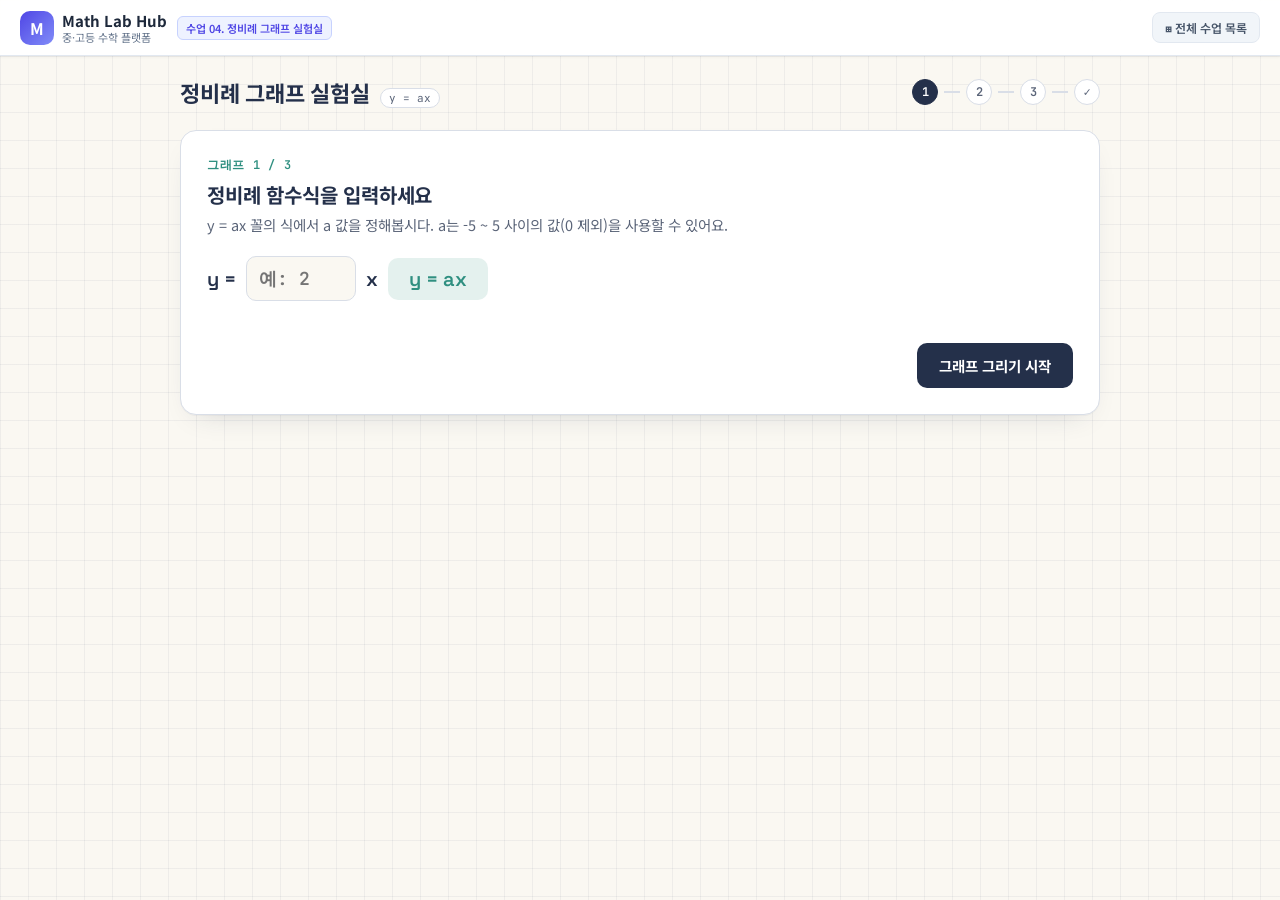
<file: graph.html>
﻿<!DOCTYPE html>
<html lang="ko">
<head>
<meta charset="UTF-8">
<meta name="viewport" content="width=device-width, initial-scale=1.0">
<title>정비례 그래프 실험실</title>
<link rel="preconnect" href="https://fonts.googleapis.com">
<link href="https://fonts.googleapis.com/css2?family=Space+Grotesk:wght@500;600;700&family=Noto+Sans+KR:wght@400;500;700;900&family=JetBrains+Mono:wght@500;600&display=swap" rel="stylesheet">
<style>
  :root{
    --paper:#FAF8F2;
    --paper-grid: rgba(36,48,74,0.055);
    --ink:#24304A;
    --ink-soft:#5A6478;
    --line:#D9DEE7;
    --teal:#2F8F80;
    --teal-soft:#E4F1EE;
    --coral:#E2572B;
    --coral-soft:#FCEAE3;
    --gold:#C08A1E;
    --gold-soft:#F7EFD9;
    --white:#FFFFFF;
    --danger:#C43D3D;
  }
  *{box-sizing:border-box;}
  html,body{margin:0;padding:0;}
  body{
    background:
      linear-gradient(var(--paper-grid) 1px, transparent 1px) 0 0/28px 28px,
      linear-gradient(90deg, var(--paper-grid) 1px, transparent 1px) 0 0/28px 28px,
      var(--paper);
    font-family:'Noto Sans KR', -apple-system, 'Apple SD Gothic Neo', 'Malgun Gothic', sans-serif;
    color:var(--ink);
    min-height:100vh;
    padding:28px 16px 60px;
  }
  .app{max-width:920px;margin:0 auto;}

  /* ---------- Header / Stepper ---------- */
  .app-header{
    display:flex; align-items:center; justify-content:space-between;
    flex-wrap:wrap; gap:14px;
    margin-bottom:22px;
  }
  .brand{display:flex; align-items:baseline; gap:10px;}
  .brand h1{
    font-family:'Space Grotesk', 'Noto Sans KR', sans-serif;
    font-size:22px; font-weight:700; margin:0; letter-spacing:-0.01em;
  }
  .brand span.tag{
    font-family:'JetBrains Mono', monospace; font-size:11px; color:var(--ink-soft);
    background:var(--white); border:1px solid var(--line); padding:2px 8px; border-radius:20px;
  }
  .stepper{display:flex; align-items:center; gap:6px;}
  .step{
    display:flex; align-items:center; justify-content:center;
    width:26px; height:26px; border-radius:50%;
    font-family:'JetBrains Mono', monospace; font-size:12px; font-weight:600;
    background:var(--white); border:1.5px solid var(--line); color:var(--ink-soft);
    transition:all .25s ease;
  }
  .step.done{background:var(--teal); border-color:var(--teal); color:#fff;}
  .step.current{background:var(--ink); border-color:var(--ink); color:#fff;}
  .step-sep{width:16px; height:1.5px; background:var(--line);}
  .step-sep.done{background:var(--teal);}

  /* ---------- Card shell ---------- */
  .screen{display:none;}
  .screen.active{display:block; animation:fadeUp .35s ease;}
  @keyframes fadeUp{from{opacity:0; transform:translateY(6px);} to{opacity:1; transform:translateY(0);}}

  .card{
    background:var(--white);
    border:1px solid var(--line);
    border-radius:16px;
    padding:26px;
    box-shadow: 0 1px 0 rgba(36,48,74,0.03), 0 12px 28px -18px rgba(36,48,74,0.25);
  }
  .eyebrow{
    font-family:'JetBrains Mono', monospace; font-size:12px; font-weight:600;
    color:var(--teal); text-transform:uppercase; letter-spacing:.06em; margin:0 0 6px;
  }
  h2{font-size:20px; margin:0 0 4px; letter-spacing:-0.01em;}
  p.desc{color:var(--ink-soft); font-size:14.5px; line-height:1.6; margin:0 0 20px;}

  /* ---------- Input screen ---------- */
  .eq-row{display:flex; align-items:center; gap:10px; flex-wrap:wrap; margin-bottom:6px;}
  .eq-label{font-family:'Space Grotesk',sans-serif; font-size:20px; font-weight:600; color:var(--ink);}
  input[type="number"]{
    font-family:'JetBrains Mono', monospace; font-size:18px; font-weight:600;
    width:110px; padding:10px 12px; border:1.5px solid var(--line); border-radius:10px;
    color:var(--ink); background:var(--paper); outline:none; transition:border-color .2s;
  }
  input[type="number"]:focus{border-color:var(--teal);}
  .eq-preview{
    font-family:'Space Grotesk', sans-serif; font-size:20px; font-weight:600;
    color:var(--teal); background:var(--teal-soft); padding:8px 16px; border-radius:10px;
    min-width:100px; text-align:center;
  }
  .field-msg{font-size:13px; color:var(--danger); min-height:18px; margin-top:8px;}

  .btn{
    font-family:'Noto Sans KR', sans-serif; font-weight:700; font-size:14.5px;
    padding:12px 22px; border-radius:10px; border:none; cursor:pointer;
    transition: transform .12s ease, box-shadow .12s ease, background .15s ease;
  }
  .btn:active{transform:translateY(1px);}
  .btn-primary{background:var(--ink); color:#fff;}
  .btn-primary:hover{background:#182238;}
  .btn-primary:disabled{background:var(--line); color:var(--ink-soft); cursor:not-allowed;}
  .btn-ghost{background:transparent; color:var(--ink-soft); border:1.5px solid var(--line);}
  .btn-ghost:hover{border-color:var(--ink-soft); color:var(--ink);}

  /* ---------- Explore screen ---------- */
  .explore-grid{display:grid; grid-template-columns:260px 1fr; gap:22px;}
  @media (max-width:720px){ .explore-grid{grid-template-columns:1fr;} }

  .panel-block{margin-bottom:22px;}
  .panel-block h3{
    font-family:'Space Grotesk',sans-serif; font-size:13px; text-transform:uppercase;
    letter-spacing:.05em; color:var(--ink-soft); margin:0 0 10px;
  }

  /* signature: density ruler */
  .ruler-wrap{
    background:var(--paper); border:1px solid var(--line); border-radius:12px; padding:14px 14px 10px;
  }
  .ruler-strip{
    display:flex; align-items:flex-end; height:46px; gap:2px; margin-bottom:6px;
  }
  .ruler-bar{
    flex:1; background:var(--line); border-radius:2px 2px 0 0; height:8px;
    transition: height .25s ease, background .25s ease;
  }
  .ruler-bar.active{background:var(--teal); height:38px;}
  .ruler-caption{font-family:'JetBrains Mono',monospace; font-size:11px; color:var(--ink-soft); text-align:center;}

  input[type="range"]{
    width:100%; margin:14px 0 6px; -webkit-appearance:none; appearance:none;
    height:4px; border-radius:2px; background:var(--line); outline:none;
  }
  input[type="range"]::-webkit-slider-thumb{
    -webkit-appearance:none; appearance:none; width:20px; height:20px; border-radius:50%;
    background:var(--teal); border:3px solid #fff; box-shadow:0 0 0 1.5px var(--teal); cursor:pointer;
  }
  input[type="range"]::-moz-range-thumb{
    width:14px; height:14px; border-radius:50%; background:var(--teal); border:3px solid #fff;
    box-shadow:0 0 0 1.5px var(--teal); cursor:pointer;
  }
  .interval-readout{
    display:flex; justify-content:space-between; align-items:center;
    font-family:'JetBrains Mono', monospace; font-size:13px; color:var(--ink-soft); margin-top:2px;
  }
  .interval-readout b{color:var(--ink); font-size:15px;}
  .interval-ticks{display:flex; justify-content:space-between; font-size:10.5px; color:var(--ink-soft); font-family:'JetBrains Mono',monospace; margin-top:4px;}

  .hint-box{
    font-size:13px; line-height:1.55; color:var(--ink-soft); background:var(--paper);
    border:1px dashed var(--line); border-radius:10px; padding:10px 12px; margin-top:16px;
  }
  .hint-box.ready{background:var(--teal-soft); border:1px solid var(--teal); color:#1F6A5E; font-weight:500;}

  .plane-wrap{background:var(--paper); border:1px solid var(--line); border-radius:12px; padding:12px;}
  svg{display:block; width:100%; height:auto;}

  .save-row{display:flex; justify-content:flex-end; margin-top:16px; gap:10px;}

  /* ---------- Checklist screen ---------- */
  .thumb-row{display:flex; gap:16px; flex-wrap:wrap; margin-bottom:24px;}
  .thumb{flex:1; min-width:160px; background:var(--paper); border:1px solid var(--line); border-radius:12px; padding:10px;}
  .thumb-label{font-family:'Space Grotesk',sans-serif; font-weight:600; font-size:14px; text-align:center; margin-top:6px;}

  .check-list{list-style:none; margin:0; padding:0; display:flex; flex-direction:column; gap:2px;}
  .check-item{
    display:flex; align-items:center; gap:12px; padding:13px 14px; border-radius:10px; cursor:pointer;
    border:1px solid transparent; transition:background .15s ease;
  }
  .check-item:hover{background:var(--paper);}
  .check-item input{width:18px; height:18px; accent-color:var(--teal); flex-shrink:0; cursor:pointer;}
  .check-item label{font-size:14.5px; cursor:pointer; flex:1;}
  .check-item.correct{background:var(--teal-soft); border-color:var(--teal);}
  .check-item.wrong{background:var(--coral-soft); border-color:var(--coral);}
  .check-item .mark{font-family:'JetBrains Mono',monospace; font-size:13px; font-weight:700; width:18px; text-align:center;}
  .check-item.correct .mark{color:var(--teal);}
  .check-item.wrong .mark{color:var(--coral);}

  .result-banner{
    margin-top:18px; padding:14px 16px; border-radius:10px; font-size:14px; line-height:1.6;
    background:var(--gold-soft); border:1px solid var(--gold); color:#7A5A0F; display:none;
  }
  .result-banner.show{display:block;}

  .footer-row{display:flex; justify-content:space-between; align-items:center; margin-top:22px;}
  .reset-link{font-size:12.5px; color:var(--ink-soft); background:none; border:none; text-decoration:underline; cursor:pointer; padding:4px;}
</style>
</head>
<body>
  <!-- ================= [공통 상단 고정 내비게이션 바 (Math Lab Hub)] ================= -->
  <header style="position:sticky; top:0; z-index:9999; background:rgba(255,255,255,0.95); backdrop-filter:blur(8px); border-bottom:1px solid #E2E8F0; padding:10px 20px; margin:-28px -16px 20px -16px; box-shadow:0 1px 3px rgba(0,0,0,0.05); display:flex; align-items:center; justify-content:space-between; gap:12px; font-family:'Noto Sans KR', sans-serif;">
    <div style="display:flex; align-items:center; gap:10px;">
      <a href="index.html" style="text-decoration:none; display:flex; align-items:center; gap:8px;">
        <div style="width:34px; height:34px; border-radius:10px; background:linear-gradient(135deg, #4F46E5, #818CF8); color:#fff; display:flex; align-items:center; justify-content:center; font-weight:bold; font-size:16px;">M</div>
        <div>
          <span style="font-weight:bold; color:#1E293B; font-size:15px; display:block;">Math Lab Hub</span>
          <span style="font-size:11px; color:#64748B; display:block; margin-top:-2px;">중·고등 수학 플랫폼</span>
        </div>
      </a>
      <span style="font-size:11px; background:#EEF2FF; color:#4F46E5; padding:3px 8px; border-radius:6px; font-weight:600; border:1px solid #C7D2FE;">수업 04. 정비례 그래프 실험실</span>
    </div>
    <div style="display:flex; align-items:center; gap:8px;">
      <a href="index.html" style="text-decoration:none; font-size:12px; font-weight:600; color:#475569; background:#F1F5F9; padding:6px 12px; border-radius:8px; display:inline-flex; align-items:center; gap:4px; border:1px solid #E2E8F0;">
        <span>⊞</span> 전체 수업 목록
      </a>
    </div>
  </header>

<div class="app">

  <div class="app-header">
    <div class="brand">
      <h1>정비례 그래프 실험실</h1>
      <span class="tag">y = ax</span>
    </div>
    <div class="stepper" id="stepper"></div>
  </div>

  <!-- SCREEN 1: 함수식 입력 -->
  <div class="screen" id="screen-input">
    <div class="card">
      <p class="eyebrow" id="input-eyebrow">그래프 1 / 3</p>
      <h2>정비례 함수식을 입력하세요</h2>
      <p class="desc">y = ax 꼴의 식에서 a 값을 정해봅시다. a는 -5 ~ 5 사이의 값(0 제외)을 사용할 수 있어요.</p>

      <div class="eq-row">
        <span class="eq-label">y =</span>
        <input type="number" id="a-input" step="0.1" min="-5" max="5" placeholder="예: 2">
        <span class="eq-label">x</span>
        <span class="eq-preview" id="eq-preview">y = ax</span>
      </div>
      <div class="field-msg" id="a-msg"></div>

      <div class="save-row">
        <button class="btn btn-primary" id="start-btn">그래프 그리기 시작</button>
      </div>
    </div>
  </div>

  <!-- SCREEN 2: 그래프 관찰 -->
  <div class="screen" id="screen-explore">
    <div class="card">
      <p class="eyebrow" id="explore-eyebrow">그래프 1 / 3</p>
      <h2 id="explore-title">y = 2x 그래프 관찰하기</h2>
      <p class="desc">슬라이더를 움직여 x 간격을 좁혀보세요. 점들이 어떻게 변하는지 살펴봅니다.</p>

      <div class="explore-grid">
        <div class="panel">
          <div class="panel-block">
            <h3>x 간격 자</h3>
            <div class="ruler-wrap">
              <div class="ruler-strip" id="ruler-strip"></div>
              <div class="ruler-caption">0 부터 2 까지 점이 찍히는 위치</div>
            </div>
          </div>

          <div class="panel-block">
            <h3>간격 조절 슬라이더</h3>
            <input type="range" id="interval-slider" min="0" max="4" step="1" value="0">
            <div class="interval-readout">현재 x 간격 <b id="interval-value">2</b></div>
            <div class="interval-ticks"><span>2</span><span>1</span><span>0.5</span><span>0.2</span><span>0.1</span></div>
            <div class="hint-box" id="save-hint">가장 촘촘한 간격(0.1)까지 슬라이더를 옮기면 저장할 수 있어요.</div>
          </div>
        </div>

        <div class="plane-wrap">
          <svg id="plane" viewBox="0 0 340 340" xmlns="http://www.w3.org/2000/svg"></svg>
        </div>
      </div>

      <div class="save-row">
        <button class="btn btn-ghost" id="back-btn">식 다시 입력</button>
        <button class="btn btn-primary" id="save-btn" disabled>이 그래프 저장하기</button>
      </div>
    </div>
  </div>

  <!-- SCREEN 3: 공통점 체크리스트 -->
  <div class="screen" id="screen-checklist">
    <div class="card">
      <p class="eyebrow">마지막 단계</p>
      <h2>세 그래프의 공통점 찾기</h2>
      <p class="desc">지금까지 그린 세 개의 정비례 그래프예요. 공통으로 나타나는 성질에 체크해보세요.</p>

      <div class="thumb-row" id="thumb-row"></div>

      <ul class="check-list" id="check-list"></ul>

      <div class="save-row" style="justify-content:space-between; align-items:center;">
        <button class="btn btn-ghost" id="restart-btn">처음부터 다시하기</button>
        <button class="btn btn-primary" id="verify-btn">확인하기</button>
      </div>

      <div class="result-banner" id="result-banner"></div>
    </div>
  </div>

</div>

<script>
(function(){
  const PALETTE = [
    {name:'teal', main:'#2F8F80', soft:'#E4F1EE'},
    {name:'coral', main:'#E2572B', soft:'#FCEAE3'},
    {name:'gold', main:'#C08A1E', soft:'#F7EFD9'}
  ];
  const INTERVALS = [2, 1, 0.5, 0.2, 0.1];
  const DOMAIN = 10; // -10..10 on both axes
  const SVG_SIZE = 340, PAD = 30;
  const scale = (SVG_SIZE - 2*PAD) / (2*DOMAIN);

  let state = {
    round: 1,               // 1,2,3
    currentA: null,
    intervalIndex: 0,
    saved: [],               // [{a, color}]
    checklistAttempt: 0
  };

  // ---------- DOM refs ----------
  const $ = id => document.getElementById(id);
  const screens = {
    input: $('screen-input'),
    explore: $('screen-explore'),
    checklist: $('screen-checklist')
  };
  const stepperEl = $('stepper');

  function showScreen(name){
    Object.values(screens).forEach(s => s.classList.remove('active'));
    screens[name].classList.add('active');
    renderStepper();
  }

  function renderStepper(){
    let parts = [];
    for(let i=1;i<=3;i++){
      let cls = 'step';
      if(state.saved.length >= i) cls += ' done';
      else if(state.round === i && screens.explore.classList.contains('active') || (state.round===i && screens.input.classList.contains('active'))) cls += ' current';
      parts.push(`<div class="${cls}">${i}</div>`);
      if(i<3) parts.push(`<div class="step-sep ${state.saved.length>=i?'done':''}"></div>`);
    }
    parts.push(`<div class="step-sep ${state.saved.length>=3?'done':''}"></div>`);
    let checkCls = 'step' + (screens.checklist.classList.contains('active') ? ' current' : (state.saved.length>=3?' done':''));
    parts.push(`<div class="${checkCls}">✓</div>`);
    stepperEl.innerHTML = parts.join('');
  }

  // ---------- Format helpers ----------
  function trimNum(n){ return (Math.round(n*100)/100).toString(); }
  function formatEq(a){
    const sign = a < 0 ? '-' : '';
    const abs = Math.abs(a);
    const coeff = abs === 1 ? '' : trimNum(abs);
    return `y = ${sign}${coeff}x`;
  }

  // ---------- SCREEN 1: input ----------
  const aInput = $('a-input');
  const eqPreview = $('eq-preview');
  const aMsg = $('a-msg');
  const startBtn = $('start-btn');
  const inputEyebrow = $('input-eyebrow');

  function updatePreview(){
    const v = parseFloat(aInput.value);
    if(isNaN(v)){ eqPreview.textContent = 'y = ax'; }
    else{ eqPreview.textContent = formatEq(v); }
    aMsg.textContent = '';
  }
  aInput.addEventListener('input', updatePreview);

  function validateA(){
    const v = parseFloat(aInput.value);
    if(isNaN(v)){ aMsg.textContent = 'a 값을 입력해주세요.'; return null; }
    if(v === 0){ aMsg.textContent = 'a는 0이 될 수 없어요. (y=0은 정비례 그래프가 아니에요)'; return null; }
    if(Math.abs(v) > 5){ aMsg.textContent = 'a는 -5에서 5 사이의 값으로 입력해주세요.'; return null; }
    aMsg.textContent = '';
    return v;
  }

  function signsAllSame(arr){
    return arr.every(v => v > 0) || arr.every(v => v < 0);
  }

  startBtn.addEventListener('click', () => {
    const v = validateA();
    if(v === null) return;
    if(state.round === 3){
      const all = [...state.saved.map(g => g.a), v];
      if(signsAllSame(all)){
        aMsg.textContent = 'a값이 음수/양수인 경우를 적어볼까요? 세 그래프의 기울기 부호가 모두 같으면 다음 단계로 넘어갈 수 없어요.';
        return;
      }
    }
    state.currentA = v;
    state.intervalIndex = 0;
    enterExplore();
  });

  function resetInputScreen(){
    aInput.value = '';
    eqPreview.textContent = 'y = ax';
    aMsg.textContent = '';
    inputEyebrow.textContent = `그래프 ${state.round} / 3`;
  }

  // ---------- SCREEN 2: explore ----------
  const rulerStrip = $('ruler-strip');
  const intervalSlider = $('interval-slider');
  const intervalValue = $('interval-value');
  const saveHint = $('save-hint');
  const saveBtn = $('save-btn');
  const backBtn = $('back-btn');
  const exploreTitle = $('explore-title');
  const exploreEyebrow = $('explore-eyebrow');
  const planeSvg = $('plane');

  // build 21 ruler bars representing x = 0.0 .. 2.0 step 0.1
  function buildRuler(){
    rulerStrip.innerHTML = '';
    for(let i=0;i<=20;i++){
      const bar = document.createElement('div');
      bar.className = 'ruler-bar';
      bar.dataset.x = (i*0.1).toFixed(1);
      rulerStrip.appendChild(bar);
    }
  }
  buildRuler();

  function updateRuler(interval){
    const bars = rulerStrip.children;
    for(let i=0;i<bars.length;i++){
      const x = parseFloat(bars[i].dataset.x);
      const ratio = x / interval;
      const isActive = Math.abs(ratio - Math.round(ratio)) < 1e-6;
      bars[i].classList.toggle('active', isActive);
    }
  }

  function enterExplore(){
    exploreEyebrow.textContent = `그래프 ${state.round} / 3`;
    exploreTitle.textContent = `${formatEq(state.currentA)} 그래프 관찰하기`;
    intervalSlider.value = 0;
    state.intervalIndex = 0;
    updateExploreView();
    showScreen('explore');
  }

  intervalSlider.addEventListener('input', () => {
    state.intervalIndex = parseInt(intervalSlider.value, 10);
    updateExploreView();
  });

  function updateExploreView(){
    const interval = INTERVALS[state.intervalIndex];
    intervalValue.textContent = trimNum(interval);
    updateRuler(interval);

    const isFinest = state.intervalIndex === INTERVALS.length - 1;
    saveBtn.disabled = !isFinest;
    saveHint.classList.toggle('ready', isFinest);
    saveHint.textContent = isFinest
      ? '점들의 간격이 좁아지니 그래프의 모양을 추측할 수 있겠어요! 이제 저장할 수 있어요.'
      : '가장 촘촘한 간격(0.1)까지 슬라이더를 옮기면 저장할 수 있어요.';

    drawPlane(planeSvg, {
      a: state.currentA,
      interval: interval,
      showLine: isFinest,
      color: PALETTE[state.round-1].main,
      points: true
    });
  }

  backBtn.addEventListener('click', () => {
    resetInputScreen();
    showScreen('input');
  });

  saveBtn.addEventListener('click', () => {
    state.saved.push({ a: state.currentA, color: PALETTE[state.saved.length].main });
    if(state.saved.length < 3){
      state.round += 1;
      state.currentA = null;
      resetInputScreen();
      showScreen('input');
    } else {
      enterChecklist();
    }
  });

  // ---------- SVG plane rendering ----------
  function toSvgX(x){ return PAD + (x + DOMAIN) * scale; }
  function toSvgY(y){ return PAD + (DOMAIN - y) * scale; }

  function svgEl(tag, attrs){
    const el = document.createElementNS('http://www.w3.org/2000/svg', tag);
    for(const k in attrs) el.setAttribute(k, attrs[k]);
    return el;
  }

  function lineEndpoints(a){
    const candidates = [];
    [-DOMAIN, DOMAIN].forEach(x => {
      const y = a * x;
      if(Math.abs(y) <= DOMAIN + 1e-9) candidates.push([x, y]);
    });
    [-DOMAIN, DOMAIN].forEach(y => {
      const x = y / a;
      if(Math.abs(x) <= DOMAIN + 1e-9) candidates.push([x, y]);
    });
    // dedupe near-identical points
    const uniq = [];
    candidates.forEach(c => {
      if(!uniq.some(u => Math.abs(u[0]-c[0])<1e-6 && Math.abs(u[1]-c[1])<1e-6)) uniq.push(c);
    });
    // pick the two most separated points
    let best = [uniq[0], uniq[1]], bestD = -1;
    for(let i=0;i<uniq.length;i++){
      for(let j=i+1;j<uniq.length;j++){
        const d = Math.hypot(uniq[i][0]-uniq[j][0], uniq[i][1]-uniq[j][1]);
        if(d > bestD){ bestD = d; best = [uniq[i], uniq[j]]; }
      }
    }
    return best;
  }

  function drawPlane(svg, opts){
    svg.innerHTML = '';
    const g = svgEl('g', {});
    svg.appendChild(g);

    // grid
    for(let i=-DOMAIN;i<=DOMAIN;i++){
      if(i===0) continue;
      g.appendChild(svgEl('line', {
        x1: toSvgX(i), y1: toSvgY(-DOMAIN), x2: toSvgX(i), y2: toSvgY(DOMAIN),
        stroke:'#E4E8F0', 'stroke-width':1
      }));
      g.appendChild(svgEl('line', {
        x1: toSvgX(-DOMAIN), y1: toSvgY(i), x2: toSvgX(DOMAIN), y2: toSvgY(i),
        stroke:'#E4E8F0', 'stroke-width':1
      }));
    }
    // axis labels
    [-10,-5,5,10].forEach(v => {
      const t1 = svgEl('text', {x: toSvgX(v), y: toSvgY(0)+14, 'font-size':9, fill:'#8A93A6', 'text-anchor':'middle', 'font-family':'JetBrains Mono, monospace'});
      t1.textContent = v; g.appendChild(t1);
      const t2 = svgEl('text', {x: toSvgX(0)-8, y: toSvgY(v)+3, 'font-size':9, fill:'#8A93A6', 'text-anchor':'end', 'font-family':'JetBrains Mono, monospace'});
      t2.textContent = v; g.appendChild(t2);
    });
    // axes
    g.appendChild(svgEl('line', {x1:toSvgX(-DOMAIN), y1:toSvgY(0), x2:toSvgX(DOMAIN), y2:toSvgY(0), stroke:'#24304A', 'stroke-width':1.4}));
    g.appendChild(svgEl('line', {x1:toSvgX(0), y1:toSvgY(-DOMAIN), x2:toSvgX(0), y2:toSvgY(DOMAIN), stroke:'#24304A', 'stroke-width':1.4}));

    if(opts.showLine){
      const [p1, p2] = lineEndpoints(opts.a);
      const line = svgEl('line', {
        x1: toSvgX(p1[0]), y1: toSvgY(p1[1]), x2: toSvgX(p2[0]), y2: toSvgY(p2[1]),
        stroke: opts.color, 'stroke-width':2.5, opacity:0
      });
      g.appendChild(line);
      requestAnimationFrame(()=>{ line.style.transition='opacity .4s ease'; line.setAttribute('opacity','0.9'); });
    }

    if(opts.points){
      const interval = opts.interval;
      const count = Math.round((2*DOMAIN)/interval);
      for(let k=0;k<=count;k++){
        let x = -DOMAIN + k*interval;
        x = Math.round(x*1000)/1000;
        const y = opts.a * x;
        if(Math.abs(y) > DOMAIN + 1e-9) continue;
        g.appendChild(svgEl('circle', {
          cx: toSvgX(x), cy: toSvgY(y), r: 3.6, fill: opts.color
        }));
      }
    }
  }

  // ---------- SCREEN 3: checklist ----------
  const thumbRow = $('thumb-row');
  const checkList = $('check-list');
  const verifyBtn = $('verify-btn');
  const resultBanner = $('result-banner');
  const restartBtn = $('restart-btn');

  const STATEMENTS = [
    { id:'line', text:'그래프가 직선 모양이다.', test: () => true },
    { id:'origin', text:'원점 (0, 0)을 지난다.', test: () => true },
    { id:'parallel', text:'x축과 나란하다(평행하다).', test: () => false },
    { id:'up', text:'오른쪽 위로 올라가는 모양이다.', test: (as) => as.every(a => a > 0) },
    { id:'down', text:'오른쪽 아래로 내려가는 모양이다.', test: (as) => as.every(a => a < 0) },
    { id:'increase', text:'x의 값이 커질수록 y의 값도 커진다.', test: (as) => as.every(a => a > 0) },
    { id:'double', text:'x의 값이 2배, 3배가 되면 y의 값도 2배, 3배가 된다.', test: () => true }
  ];

  function enterChecklist(){
    // thumbnails
    thumbRow.innerHTML = '';
    state.saved.forEach((g, idx) => {
      const wrap = document.createElement('div');
      wrap.className = 'thumb';
      const svg = svgEl('svg', {viewBox:'0 0 340 340', width:'100%', height:'auto'});
      wrap.appendChild(svg);
      const label = document.createElement('div');
      label.className = 'thumb-label';
      label.style.color = g.color;
      label.textContent = formatEq(g.a);
      wrap.appendChild(label);
      thumbRow.appendChild(wrap);
      drawPlane(svg, { a:g.a, interval:0.1, showLine:true, color:g.color, points:false });
    });

    // checklist
    checkList.innerHTML = '';
    STATEMENTS.forEach(st => {
      const li = document.createElement('li');
      li.className = 'check-item';
      li.innerHTML = `
        <span class="mark" data-mark></span>
        <input type="checkbox" id="chk-${st.id}">
        <label for="chk-${st.id}">${st.text}</label>
      `;
      checkList.appendChild(li);
    });
    resultBanner.classList.remove('show');
    document.querySelectorAll('.check-item').forEach(el => { el.classList.remove('correct','wrong'); });
    state.checklistAttempt = 0;
    verifyBtn.textContent = '확인하기';

    showScreen('checklist');
  }

  verifyBtn.addEventListener('click', () => {
    state.checklistAttempt++;
    const as = state.saved.map(g => g.a);
    let correctCount = 0, userCorrect = 0;
    const results = STATEMENTS.map(st => {
      const isTrue = st.test(as);
      const checked = $('chk-'+st.id).checked;
      if(isTrue) correctCount++;
      if(checked === isTrue) userCorrect++;
      return { st, isTrue, checked, match: checked === isTrue };
    });

    const allCorrect = userCorrect === STATEMENTS.length;
    const shouldReveal = allCorrect || state.checklistAttempt >= 2;

    document.querySelectorAll('.check-item').forEach(el => el.classList.remove('correct','wrong'));

    if(shouldReveal){
      results.forEach(r => {
        const item = $('chk-'+r.st.id).closest('.check-item');
        const mark = item.querySelector('[data-mark]');
        item.classList.add(r.match ? 'correct' : 'wrong');
        mark.textContent = r.match ? '✓' : (r.isTrue ? '＋' : '－');
      });
    } else {
      results.forEach(r => {
        const item = $('chk-'+r.st.id).closest('.check-item');
        item.querySelector('[data-mark]').textContent = '';
      });
    }

    resultBanner.classList.add('show');
    if(allCorrect){
      resultBanner.textContent = `정확해요! 세 그래프 y=${as.map(a=>trimNum(a)).join('x, y=')}x 의 공통점 ${correctCount}가지를 모두 찾았어요.`;
    } else if(shouldReveal){
      resultBanner.textContent = `${STATEMENTS.length}개 중 ${userCorrect}개를 맞혔어요. 초록색으로 표시된 항목이 실제 공통점이에요. 세 그래프의 기울기 부호를 다시 살펴보세요.`;
    } else {
      resultBanner.textContent = `${STATEMENTS.length}개 중 ${userCorrect}개를 맞혔어요. 다시 골라볼까요?`;
      verifyBtn.textContent = '다시 확인하기';
    }
  });

  restartBtn.addEventListener('click', () => {
    state = { round:1, currentA:null, intervalIndex:0, saved:[], checklistAttempt:0 };
    verifyBtn.textContent = '확인하기';
    resetInputScreen();
    showScreen('input');
  });

  // ---------- init ----------
  resetInputScreen();
  showScreen('input');
})();
</script>
</body>
</html>
</file>
